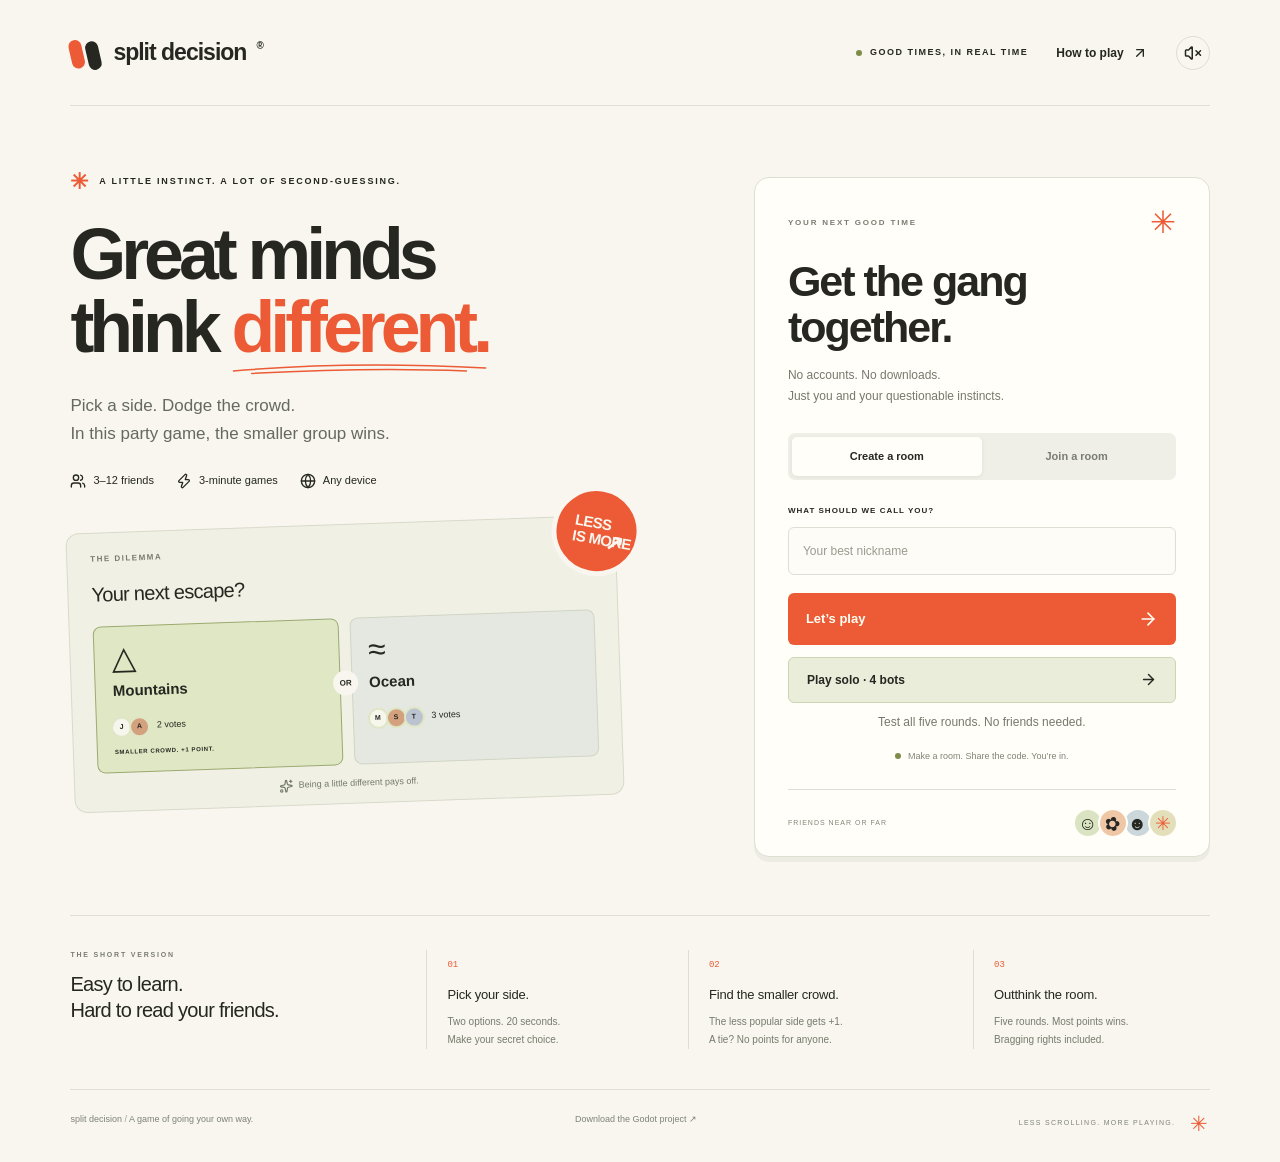
<file: index.html>
<!doctype html>
<html lang="en">
  <head>
    <meta charset="UTF-8" />
    <meta name="viewport" content="width=device-width, initial-scale=1.0" />
    <meta name="theme-color" content="#f8f6ef" />
    <meta name="description" content="Pick a side. Dodge the crowd. Play with friends using a room code, or test all five rounds with four bots." />
    <title>Split Decision — Less is more.</title>
    <script type="module" crossorigin src="./github-pages/assets/index-WgVmn_SU.js"></script>
    <link rel="stylesheet" crossorigin href="./github-pages/assets/index-BXheFXfp.css">
  </head>
  <body>
    <div id="root"><p style="padding:2rem;font-family:Arial,sans-serif">Loading Split Decision…</p></div>
    <noscript>Enable JavaScript to play Split Decision.</noscript>
  </body>
</html>
</file>
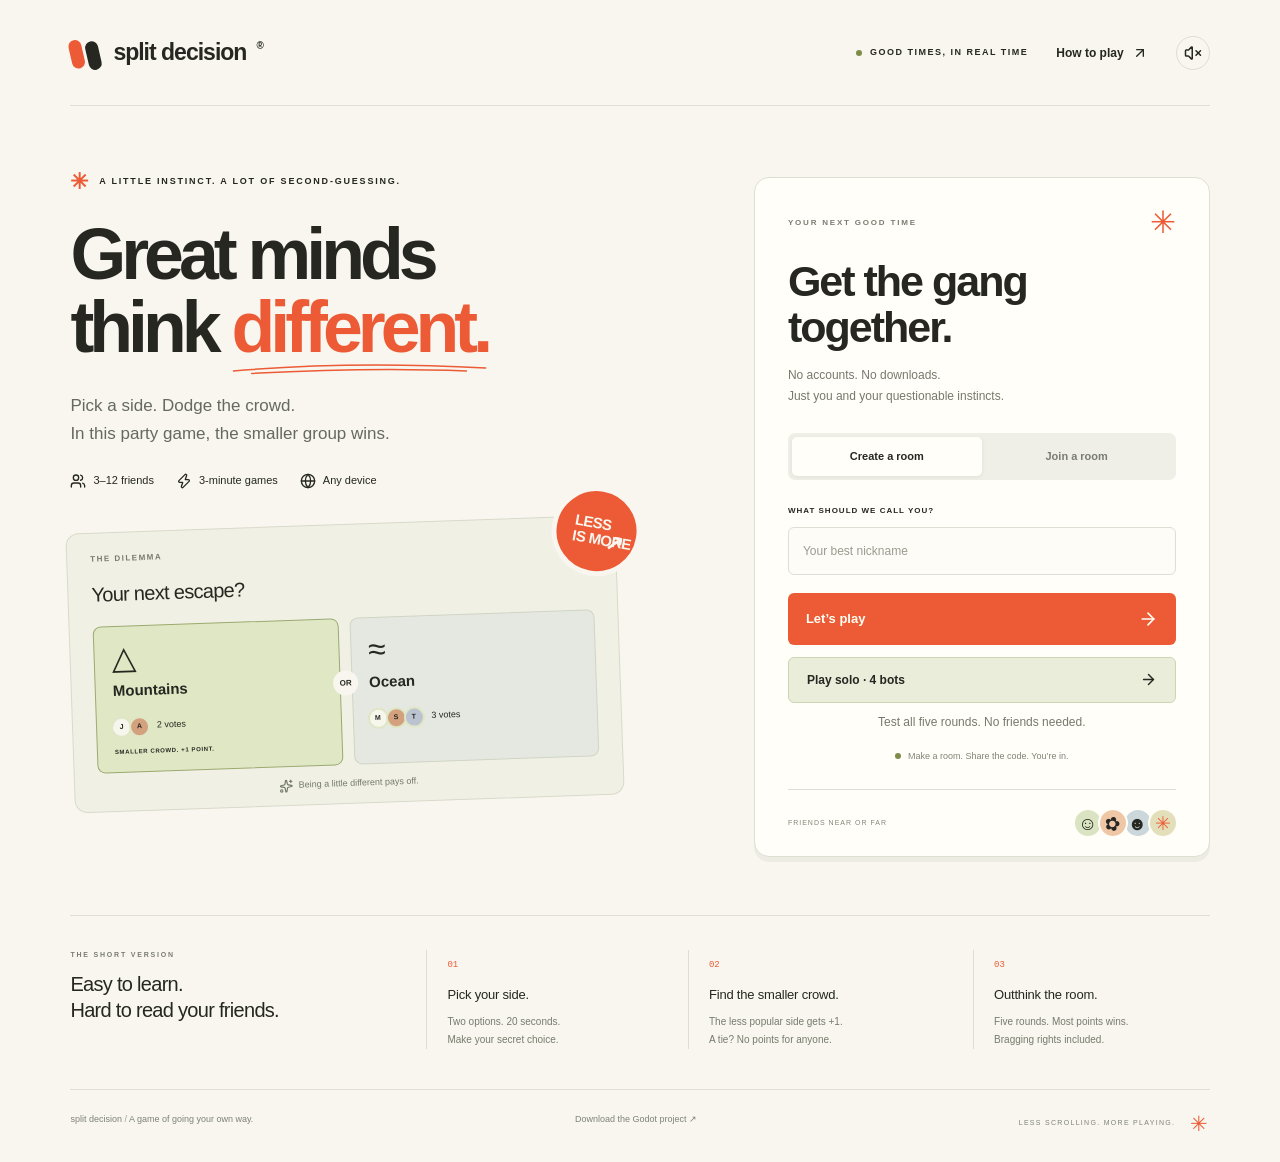
<file: github-pages/index.html>
<!doctype html>
<html lang="en">
  <head>
    <meta charset="UTF-8" />
    <meta name="viewport" content="width=device-width, initial-scale=1.0" />
    <meta name="theme-color" content="#f8f6ef" />
    <meta name="description" content="Pick a side. Dodge the crowd. Play with friends using a room code, or test all five rounds with four bots." />
    <title>Split Decision — Less is more.</title>
    <script type="module" crossorigin src="./assets/index-WgVmn_SU.js"></script>
    <link rel="stylesheet" crossorigin href="./assets/index-BXheFXfp.css">
  </head>
  <body>
    <div id="root"><p style="padding:2rem;font-family:Arial,sans-serif">Loading Split Decision…</p></div>
    <noscript>Enable JavaScript to play Split Decision.</noscript>
  </body>
</html>
</file>
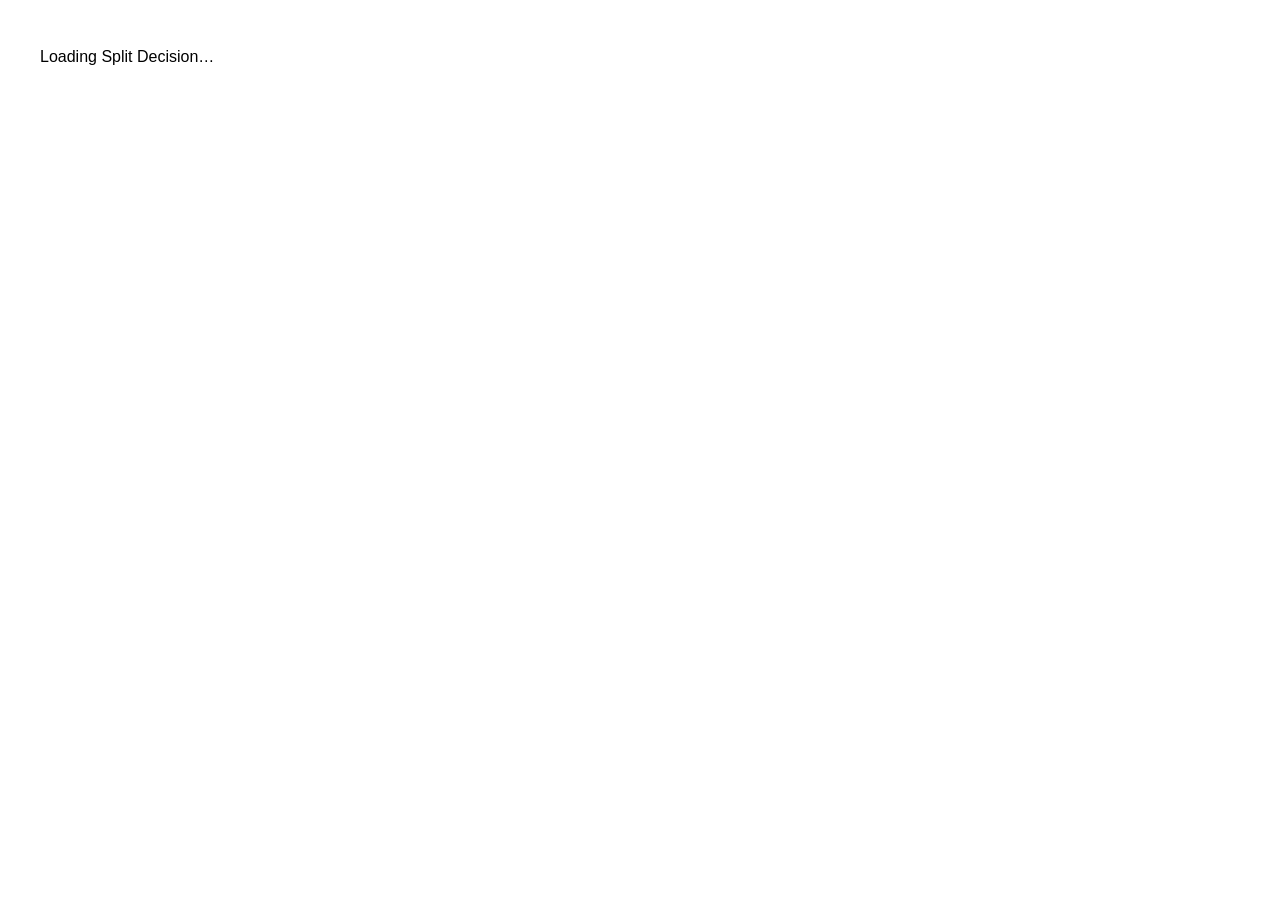
<file: static-client/index.html>
<!doctype html>
<html lang="en">
  <head>
    <meta charset="UTF-8" />
    <meta name="viewport" content="width=device-width, initial-scale=1.0" />
    <meta name="theme-color" content="#f8f6ef" />
    <meta name="description" content="Pick a side. Dodge the crowd. Play with friends using a room code, or test all five rounds with four bots." />
    <title>Split Decision — Less is more.</title>
  </head>
  <body>
    <div id="root"><p style="padding:2rem;font-family:Arial,sans-serif">Loading Split Decision…</p></div>
    <noscript>Enable JavaScript to play Split Decision.</noscript>
    <script type="module" src="./main.tsx"></script>
  </body>
</html>
</file>
